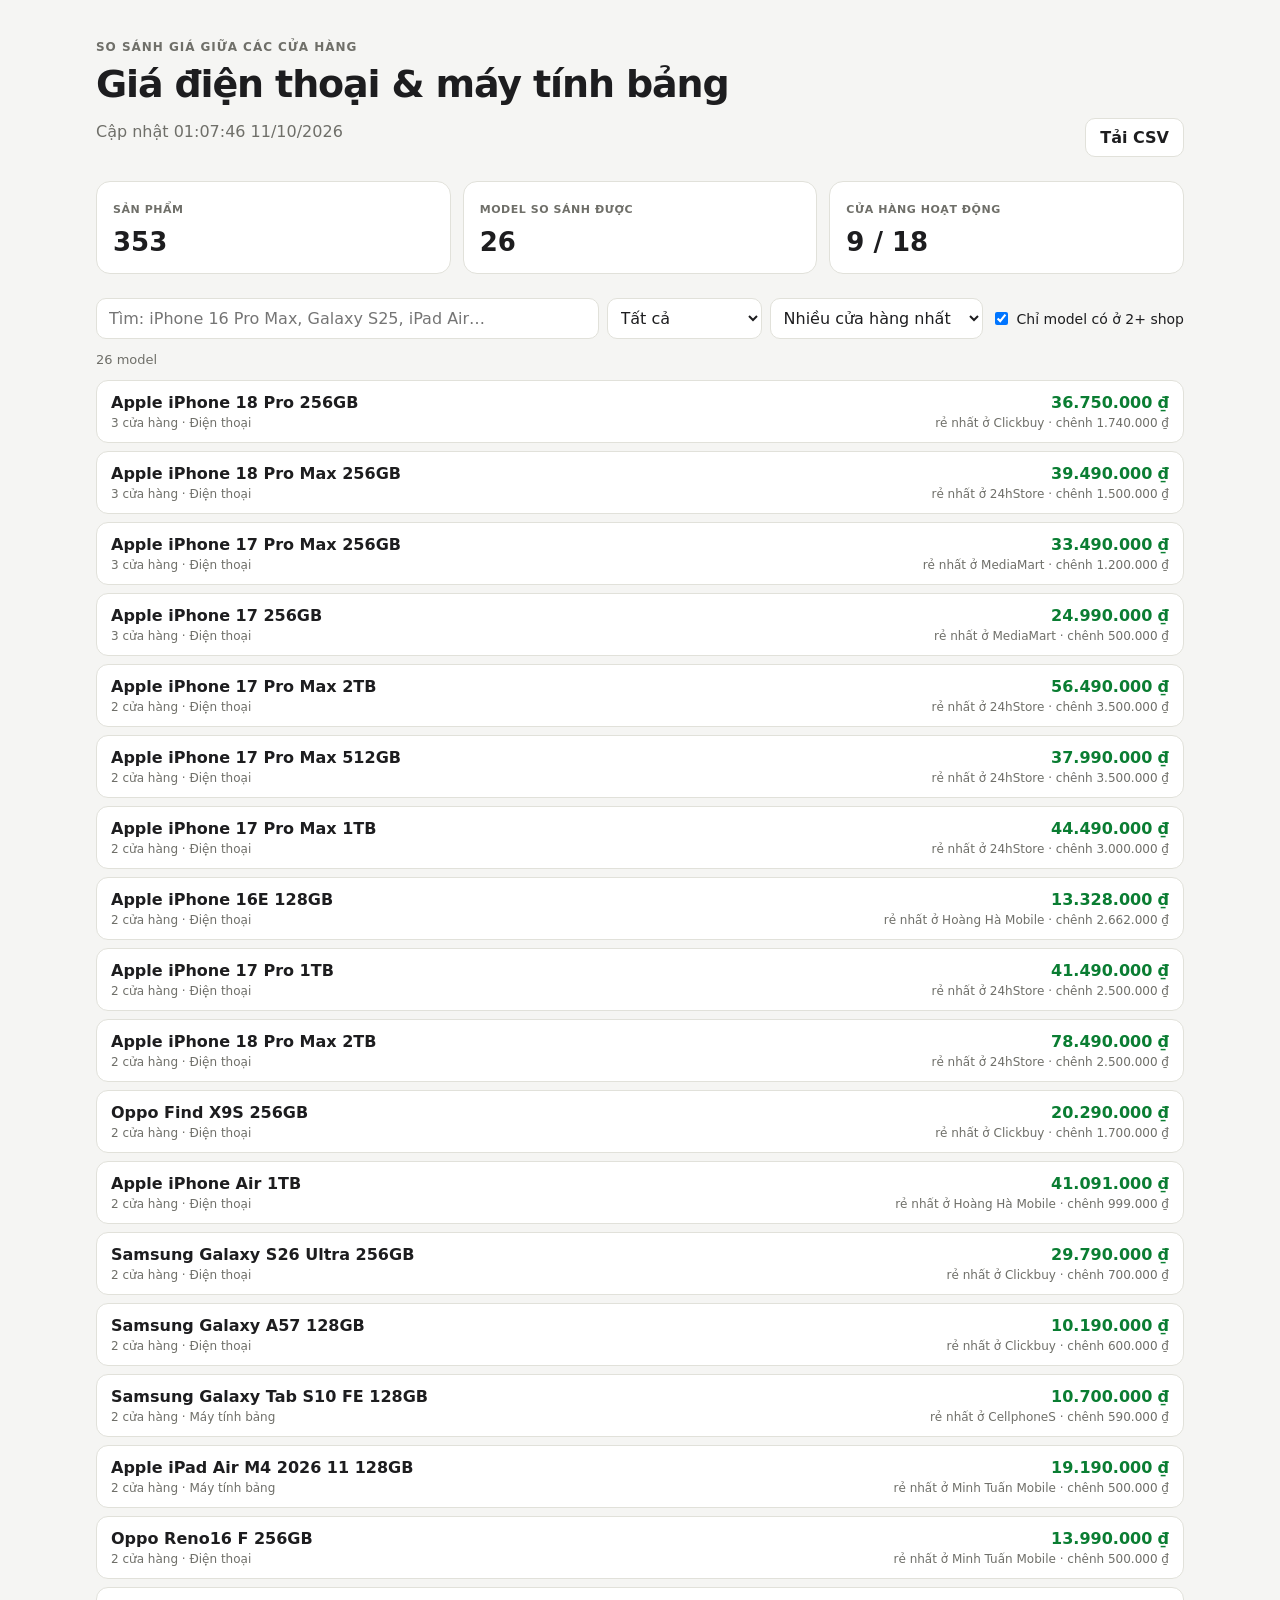
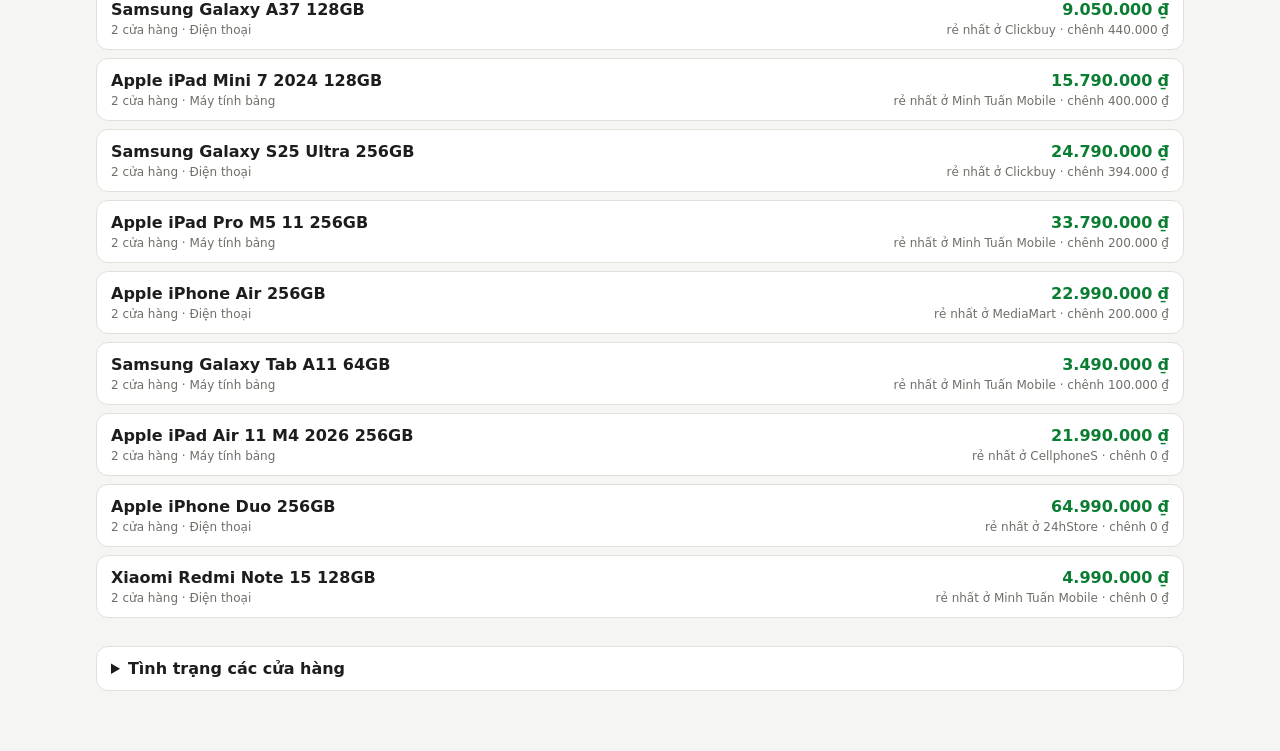
<file: docs/index.html>
<!doctype html>
<html lang="vi">
<head>
<meta charset="utf-8">
<meta name="viewport" content="width=device-width,initial-scale=1">
<title>Giá điện thoại & máy tính bảng</title>
<link rel="stylesheet" href="style.css">
</head>
<body>
<main>
  <header class="top">
    <div>
      <div class="eyebrow">So sánh giá giữa các cửa hàng</div>
      <h1>Giá điện thoại & máy tính bảng</h1>
      <p class="muted" id="updated">Đang tải…</p>
    </div>
    <a class="button" href="prices.csv" download>Tải CSV</a>
  </header>

  <section class="grid" aria-label="Tóm tắt">
    <div class="card"><b>SẢN PHẨM</b><div class="value" id="items">—</div></div>
    <div class="card"><b>MODEL SO SÁNH ĐƯỢC</b><div class="value" id="models">—</div></div>
    <div class="card"><b>CỬA HÀNG HOẠT ĐỘNG</b><div class="value" id="shopsOk">—</div></div>
  </section>

  <section class="tools">
    <input id="q" type="search" placeholder="Tìm: iPhone 16 Pro Max, Galaxy S25, iPad Air…" aria-label="Tìm model">
    <select id="cat" aria-label="Loại máy">
      <option value="">Tất cả</option>
      <option value="phone">Điện thoại</option>
      <option value="tablet">Máy tính bảng</option>
    </select>
    <select id="sort" aria-label="Sắp xếp">
      <option value="shops">Nhiều cửa hàng nhất</option>
      <option value="spread">Chênh giá nhiều nhất</option>
      <option value="low">Giá thấp → cao</option>
      <option value="high">Giá cao → thấp</option>
    </select>
    <label class="check"><input id="multi" type="checkbox" checked> Chỉ model có ở 2+ shop</label>
  </section>

  <p class="muted small" id="count"></p>
  <div id="list" class="list"></div>
  <button id="more" class="more" type="button" hidden>Xem thêm</button>

  <details class="shops">
    <summary>Tình trạng các cửa hàng</summary>
    <div id="shops"></div>
  </details>
</main>
<script src="app.js"></script>
</body>
</html>
</file>
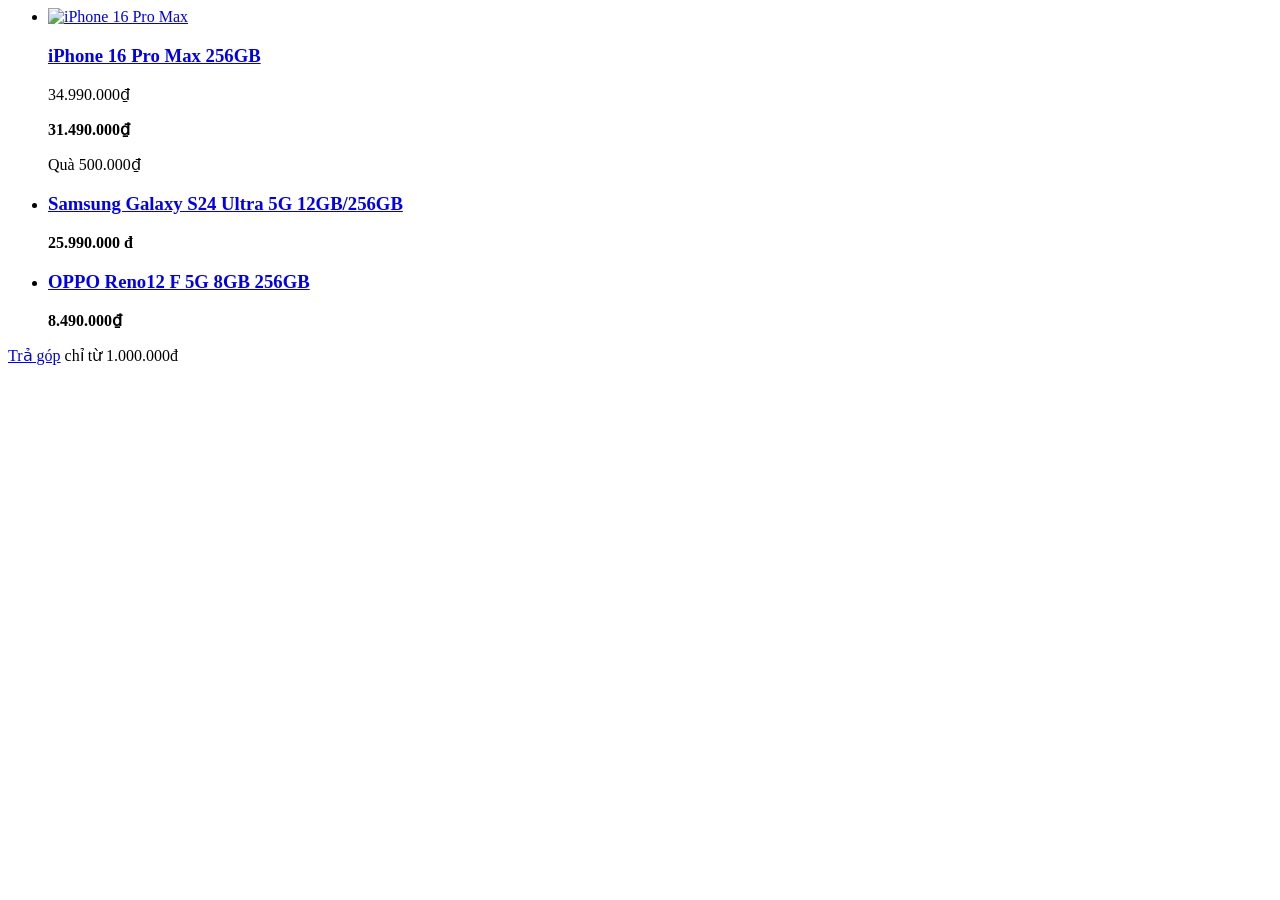
<file: tests/fixtures/cards.html>
<html><body><ul class="listproduct">
 <li class="item"><a href="/dtdd/iphone-16-pro-max" title="iPhone 16 Pro Max 256GB"><img data-src="/img/16pm.jpg" alt="iPhone 16 Pro Max"><h3>iPhone 16 Pro Max 256GB</h3></a>
   <div class="box-p"><p class="price-old">34.990.000₫</p></div><strong class="price">31.490.000₫</strong><p class="item-gift">Quà 500.000₫</p></li>
 <li class="item"><a href="/dtdd/samsung-galaxy-s24-ultra"><h3>Samsung Galaxy S24 Ultra 5G 12GB/256GB</h3></a>
   <strong class="price">25.990.000 đ</strong></li>
 <li class="item"><a href="/dtdd/oppo-reno12-f"><h3>OPPO Reno12 F 5G 8GB 256GB</h3></a>
   <strong class="price">8.490.000₫</strong></li>
</ul>
<div class="footer"><a href="/tra-gop">Trả góp</a> chỉ từ 1.000.000đ</div>
</body></html>
</file>
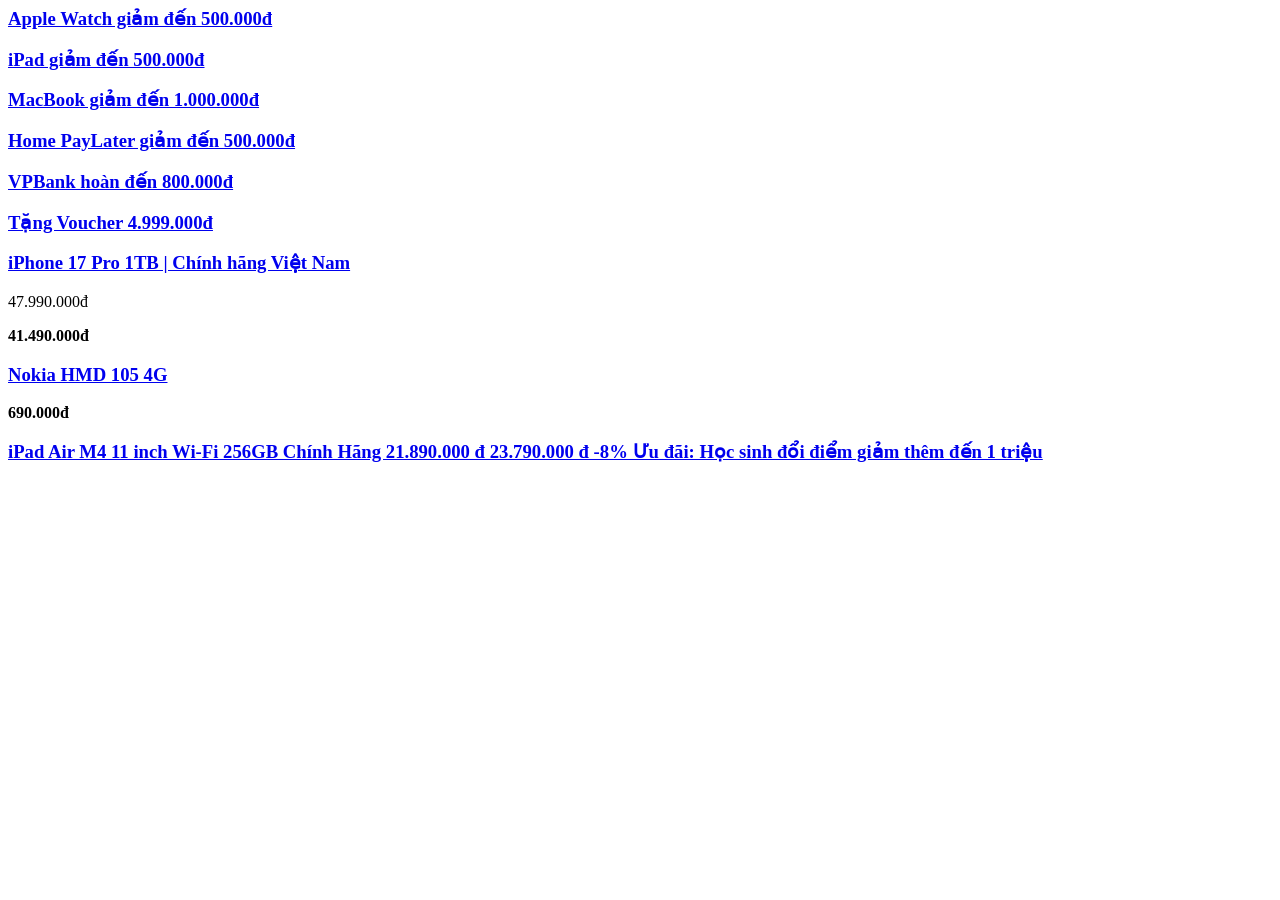
<file: tests/fixtures/promos.html>
<html><body><div class="list-product">
 <div class="banner"><a href="/apple-watch"><h3>Apple Watch giảm đến 500.000đ</h3></a></div>
 <div class="banner"><a href="/ipad"><h3>iPad giảm đến 500.000đ</h3></a></div>
 <div class="banner"><a href="/macbook"><h3>MacBook giảm đến 1.000.000đ</h3></a></div>
 <div class="banner"><a href="/khuyen-mai/home-paylater-tra-gop-tien-loi-n9495"><h3>Home PayLater giảm đến 500.000đ</h3></a></div>
 <div class="banner"><a href="/khuyen-mai/dac-quyen-mo-the-tin-dung-vpbank-tai-24hstore-n8946"><h3>VPBank hoàn đến 800.000đ</h3></a></div>
 <div class="banner"><a href="https://tangqua.24hstore.vn/"><h3>Tặng Voucher 4.999.000đ</h3></a></div>
 <div class="item"><a href="/iphone-17-pro/iphone-17-pro-1tb-p11590"><h3>iPhone 17 Pro 1TB | Chính hãng Việt Nam</h3></a>
   <p class="price-old">47.990.000đ</p><strong class="price">41.490.000đ</strong></div>
 <div class="item"><a href="/nokia-105-4g"><h3>Nokia HMD 105 4G</h3></a>
   <strong class="price">690.000đ</strong></div>
 <div class="item"><a href="/may-tinh-bang/ipad-air-m4-11-inch-256gb-wifi.html"><h3>iPad Air M4 11 inch Wi-Fi 256GB Chính Hãng 21.890.000 đ 23.790.000 đ -8% Ưu đãi: Học sinh đổi điểm giảm thêm đến 1 triệu</h3></a></div>
</div></body></html>
</file>
<file: docs/style.css>
*{box-sizing:border-box}
:root{--bg:#f5f5f3;--card:#fff;--ink:#1d1d1f;--muted:#6f6f69;--line:#e1e1da;--accent:#1a56db;--good:#0a7d32}
@media (prefers-color-scheme:dark){:root{--bg:#141414;--card:#1e1e1e;--ink:#eee;--muted:#a3a39c;--line:#333;--accent:#7aa2ff;--good:#4ccf7d}}
body{margin:0;font-family:Inter,system-ui,Arial,sans-serif;background:var(--bg);color:var(--ink)}
main{max-width:1120px;margin:auto;padding:40px 16px 60px}
.top{display:flex;justify-content:space-between;gap:20px;align-items:end}
.eyebrow{font-size:12px;font-weight:700;color:var(--muted);text-transform:uppercase;letter-spacing:.08em}
h1{font-size:38px;letter-spacing:-.03em;margin:8px 0 6px}
.muted{color:var(--muted)}.small{font-size:13px}
.button{display:inline-block;padding:9px 14px;border:1px solid var(--line);border-radius:10px;background:var(--card);color:var(--ink);text-decoration:none;font-weight:600;white-space:nowrap}
.grid{display:grid;grid-template-columns:repeat(3,1fr);gap:12px;margin-top:24px}
.card{background:var(--card);border:1px solid var(--line);border-radius:14px;padding:16px}
.card b{font-size:11px;color:var(--muted);letter-spacing:.05em}
.value{font-size:26px;margin-top:10px;font-weight:700}
.tools{display:flex;flex-wrap:wrap;gap:8px;margin:24px 0 8px;align-items:center}
.tools input[type=search]{flex:1 1 260px;min-width:0;padding:10px 12px;border:1px solid var(--line);border-radius:10px;background:var(--card);color:var(--ink);font:inherit}
.tools select{padding:9px;border:1px solid var(--line);border-radius:10px;background:var(--card);color:var(--ink);font:inherit}
.check{font-size:14px;display:flex;gap:6px;align-items:center}
.list{display:grid;gap:8px}
.model{background:var(--card);border:1px solid var(--line);border-radius:12px}
.model>button{all:unset;box-sizing:border-box;display:grid;grid-template-columns:1fr auto;gap:4px 12px;width:100%;padding:12px 14px;cursor:pointer}
.model>button:focus-visible{outline:2px solid var(--accent);border-radius:12px}
.model h3{margin:0;font-size:16px}
.model .best{font-weight:700;color:var(--good);text-align:right;font-size:16px}
.model .sub{font-size:12px;color:var(--muted)}
.model .sub.r{text-align:right}
.offers{padding:0 14px 14px;display:none}
.model.open .offers{display:block}
.offers table{width:100%;border-collapse:collapse;font-size:14px}
.offers td{padding:7px 4px;border-top:1px solid var(--line)}
.offers td.p{text-align:right;font-weight:600;white-space:nowrap}
.offers a{color:var(--accent);text-decoration:none}
.old{color:var(--muted);text-decoration:line-through;font-weight:400;font-size:12px;margin-right:6px}
.chart{margin-top:10px}
.chart svg{width:100%;height:120px;display:block}
.more{display:block;margin:14px auto;padding:10px 18px;border:1px solid var(--line);border-radius:10px;background:var(--card);color:var(--ink);font:inherit;cursor:pointer}
.shops{margin-top:28px;background:var(--card);border:1px solid var(--line);border-radius:12px;padding:12px 14px}
.shops summary{cursor:pointer;font-weight:600}
.shop-row{display:flex;justify-content:space-between;gap:10px;padding:7px 0;border-top:1px solid var(--line);font-size:14px}
.bad{color:#c0392b}
@media(max-width:700px){h1{font-size:28px}.grid{grid-template-columns:1fr}.top{display:block}.top .button{margin-top:10px}}
.more[hidden]{display:none}
</file>
